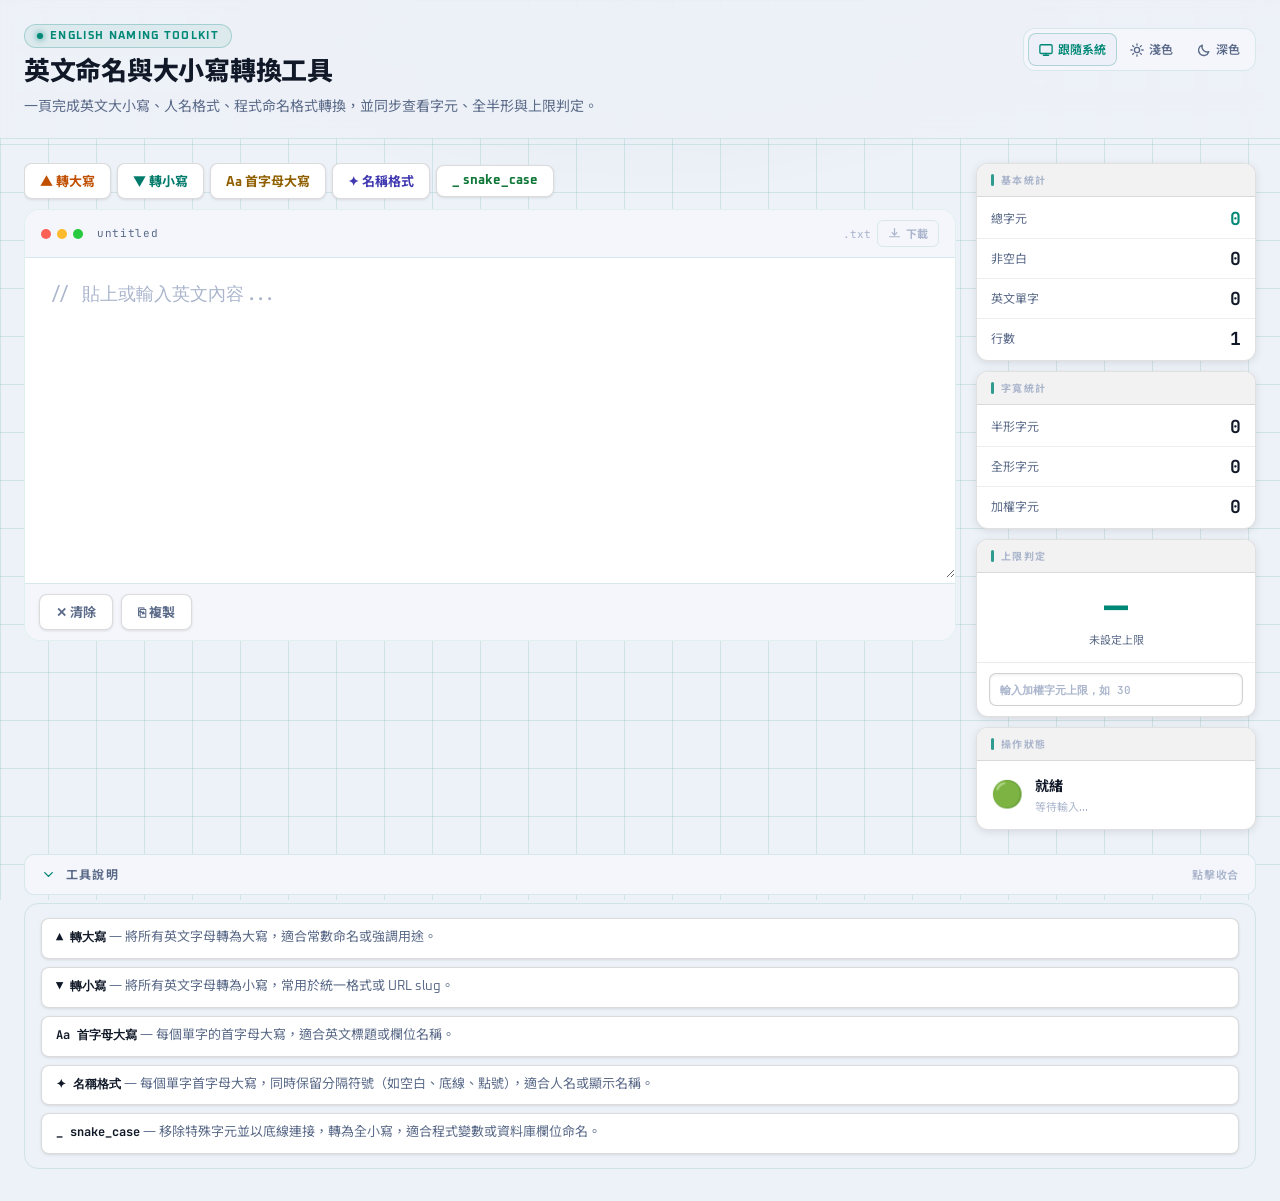
<file: index.html>
<!DOCTYPE html>
<html lang="zh-Hant">
<head>
  <meta charset="UTF-8">
  <meta name="viewport" content="width=device-width, initial-scale=1.0, viewport-fit=cover">
  <title>英文命名與大小寫轉換工具 | 大小寫、人名格式、snake_case 線上轉換</title>
  <meta name="description" content="線上英文命名與大小寫轉換工具，支援轉大寫、轉小寫、首字母大寫、名稱格式、snake_case，並提供全形半形、加權字元與上限判定。">
  <meta name="robots" content="index,follow,max-image-preview:large,max-snippet:-1,max-video-preview:-1">
  <meta name="author" content="Bruce Yang">
  <meta name="theme-color" content="#00d2aa">
  <link rel="icon" href="icons/favicon.ico" type="image/x-icon">
  <link rel="canonical" href="https://tool-a01.stack-base.com/">
  <link rel="alternate" hreflang="zh-Hant" href="https://tool-a01.stack-base.com/">
  <meta property="og:locale" content="zh_TW">
  <meta property="og:type" content="website">
  <meta property="og:title" content="英文命名與大小寫轉換工具">
  <meta property="og:description" content="支援英文大小寫轉換、人名格式、snake_case、全形半形統計與字元上限判定的線上工具。">
  <meta property="og:url" content="https://tool-a01.stack-base.com/">
  <meta property="og:site_name" content="英文命名與大小寫轉換工具">
  <meta name="twitter:card" content="summary">
  <meta name="twitter:title" content="英文命名與大小寫轉換工具">
  <meta name="twitter:description" content="支援大小寫、人名格式、snake_case 與字元統計的線上英文轉換工具。">
  <link rel="preconnect" href="https://fonts.googleapis.com">
  <link rel="preconnect" href="https://fonts.gstatic.com" crossorigin>
  <link href="https://fonts.googleapis.com/css2?family=Oxanium:wght@400;600;700;800&family=JetBrains+Mono:wght@400;600;700&family=Noto+Sans+TC:wght@400;500;700&display=swap" rel="stylesheet">
  <link rel="stylesheet" href="assets/style.css?v=20260321b">
  <script type="application/ld+json">
    {
      "@context": "https://schema.org",
      "@type": "WebApplication",
      "name": "英文命名與大小寫轉換工具",
      "url": "https://tool-a01.stack-base.com/",
      "applicationCategory": "DeveloperApplication",
      "operatingSystem": "Any",
      "inLanguage": "zh-Hant",
      "browserRequirements": "Requires JavaScript",
      "description": "提供英文大小寫轉換、人名格式、snake_case、字元統計、全形半形統計與上限判定的線上工具。",
      "offers": {
        "@type": "Offer",
        "price": "0",
        "priceCurrency": "USD"
      }
    }
  </script>
  <!-- 防閃爍：同步載入，不加 defer / async -->
  <script src="assets/theme-init.js?v=20260321b"></script>
</head>

<body>
<div class="root">

  <!-- ═══ HEADER ═══ -->
  <header class="site-header">
    <div class="header-inner">
      <div class="header-left">
        <div class="badge">English Naming Toolkit</div>
        <h1 class="page-title">英文命名與大小寫轉換工具</h1>
        <p class="page-subtitle">一頁完成英文大小寫、人名格式、程式命名格式轉換，並同步查看字元、全半形與上限判定。</p>
      </div>
      <div class="theme-switcher" role="group" aria-label="主題選擇">
        <button class="theme-btn" data-theme-val="system" title="跟隨系統" aria-pressed="false">
          <svg viewBox="0 0 16 16" fill="none" stroke="currentColor" stroke-width="1.5" stroke-linecap="round" stroke-linejoin="round">
            <rect x="1" y="2" width="14" height="10" rx="1.5"/>
            <path d="M5 14h6M8 12v2"/>
          </svg>
          <span>跟隨系統</span>
        </button>
        <button class="theme-btn" data-theme-val="light" title="淺色" aria-pressed="false">
          <svg viewBox="0 0 16 16" fill="none" stroke="currentColor" stroke-width="1.5" stroke-linecap="round">
            <circle cx="8" cy="8" r="3"/>
            <path d="M8 1v1.5M8 13.5V15M1 8h1.5M13.5 8H15M3.1 3.1l1.06 1.06M11.84 11.84l1.06 1.06M11.84 4.16l1.06-1.06M3.1 12.9l1.06-1.06"/>
          </svg>
          <span>淺色</span>
        </button>
        <button class="theme-btn" data-theme-val="dark" title="深色" aria-pressed="false">
          <svg viewBox="0 0 16 16" fill="none" stroke="currentColor" stroke-width="1.5" stroke-linecap="round" stroke-linejoin="round">
            <path d="M13.5 10A6 6 0 0 1 6 2.5a6 6 0 1 0 7.5 7.5z"/>
          </svg>
          <span>深色</span>
        </button>
      </div>
    </div>
  </header>

  <!-- ═══ WORKSPACE ═══ -->
  <div class="workspace">

    <!-- LEFT: Editor -->
    <div class="editor-col">

      <!-- 工具列（chips）獨立在 editor-wrap 外 -->
      <div class="toolbar" id="toolbar">
        <button class="chip chip-a" type="button" data-action="upper">▲ 轉大寫</button>
        <button class="chip chip-b" type="button" data-action="lower">▼ 轉小寫</button>
        <button class="chip chip-c" type="button" data-action="title">Aa 首字母大寫</button>
        <button class="chip chip-d" type="button" data-action="name">✦ 名稱格式</button>
        <button class="chip chip-e" type="button" data-action="snake">_ snake_case</button>
      </div>

      <div class="editor-wrap">

        <!-- macOS dots + 可編輯檔名 + 下載 -->
        <div class="editor-topbar">
          <span class="dot dot-r"></span>
          <span class="dot dot-y"></span>
          <span class="dot dot-g"></span>
          <input class="editor-fname" id="fileNameInput" type="text" value="untitled" spellcheck="false" aria-label="檔案名稱">
          <span class="fname-ext">.txt</span>
          <button class="download-btn" id="downloadBtn" title="下載 .txt">
            <svg viewBox="0 0 16 16" fill="none" stroke="currentColor" stroke-width="1.5" stroke-linecap="round" stroke-linejoin="round">
              <path d="M8 2v8M5 7l3 3 3-3"/>
              <path d="M2 12h12"/>
            </svg>
            <span class="download-label">下載</span>
          </button>
        </div>

        <textarea id="textInput" placeholder="// 貼上或輸入英文內容..."></textarea>

        <div class="editor-footer">
          <button class="act-btn" id="clearBtn">✕ 清除</button>
          <button class="act-btn" id="copyBtn">⎘ 複製</button>
        </div>
      </div>

    </div>

    <!-- RIGHT: Stats -->
    <aside class="stats-col" aria-live="polite">

      <div class="panel-section">
        <div class="panel-header">基本統計</div>
        <div class="stat-rows">
          <div class="srow">
            <span class="srow-name">總字元</span>
            <span class="srow-val accent" id="charCount">0</span>
          </div>
          <div class="srow">
            <span class="srow-name">非空白</span>
            <span class="srow-val" id="nonWhitespaceCount">0</span>
          </div>
          <div class="srow">
            <span class="srow-name">英文單字</span>
            <span class="srow-val" id="wordCount">0</span>
          </div>
          <div class="srow">
            <span class="srow-name">行數</span>
            <span class="srow-val" id="lineCount">1</span>
          </div>
        </div>
      </div>

      <div class="panel-section">
        <div class="panel-header">字寬統計</div>
        <div class="stat-rows">
          <div class="srow">
            <span class="srow-name">半形字元</span>
            <span class="srow-val" id="halfWidthCount">0</span>
          </div>
          <div class="srow">
            <span class="srow-name">全形字元</span>
            <span class="srow-val" id="fullWidthCount">0</span>
          </div>
          <div class="srow">
            <span class="srow-name">加權字元</span>
            <span class="srow-val" id="weightedCount">0</span>
          </div>
        </div>
      </div>

      <div class="panel-section">
        <div class="panel-header">上限判定</div>
        <div class="limit-big-wrap">
          <div class="limit-big" id="limitDisplay">—</div>
          <div class="limit-sub" id="limitStatus">未設定上限</div>
        </div>
        <div class="limit-input-row">
          <input id="limitInput" type="number" min="0" step="1" placeholder="輸入加權字元上限，如 30">
        </div>
      </div>

      <div class="panel-section">
        <div class="panel-header">操作狀態</div>
        <div class="status-body">
          <div class="status-icon" id="statusIcon">🟢</div>
          <div class="status-info">
            <div class="status-text" id="statusText">就緒</div>
            <div class="status-hint">等待輸入...</div>
          </div>
        </div>
      </div>

    </aside>
  </div>

  <!-- SEO Content（可收合，瀏覽器記憶狀態） -->
  <section class="seo-section" aria-labelledby="seo-title">
    <button class="seo-toggle" id="seoToggle" aria-expanded="true">
      <svg class="seo-chevron" viewBox="0 0 16 16" fill="none" stroke="currentColor" stroke-width="1.5" stroke-linecap="round" stroke-linejoin="round">
        <path d="M4 6l4 4 4-4"/>
      </svg>
      <span id="seo-title">工具說明</span>
      <span class="seo-toggle-hint" id="seoHint">點擊收合</span>
    </button>
    <div class="seo-body" id="seoBody">
      <div class="seo-inner">
        <ul>
          <li><strong>▲ 轉大寫</strong> — 將所有英文字母轉為大寫，適合常數命名或強調用途。</li>
          <li><strong>▼ 轉小寫</strong> — 將所有英文字母轉為小寫，常用於統一格式或 URL slug。</li>
          <li><strong>Aa 首字母大寫</strong> — 每個單字的首字母大寫，適合英文標題或欄位名稱。</li>
          <li><strong>✦ 名稱格式</strong> — 每個單字首字母大寫，同時保留分隔符號（如空白、底線、點號），適合人名或顯示名稱。</li>
          <li><strong>_ snake_case</strong> — 移除特殊字元並以底線連接，轉為全小寫，適合程式變數或資料庫欄位命名。</li>
        </ul>
      </div>
    </div>
  </section>

</div>

<script src="assets/app.js?v=20260321b" defer></script>
</body>
</html>
</file>
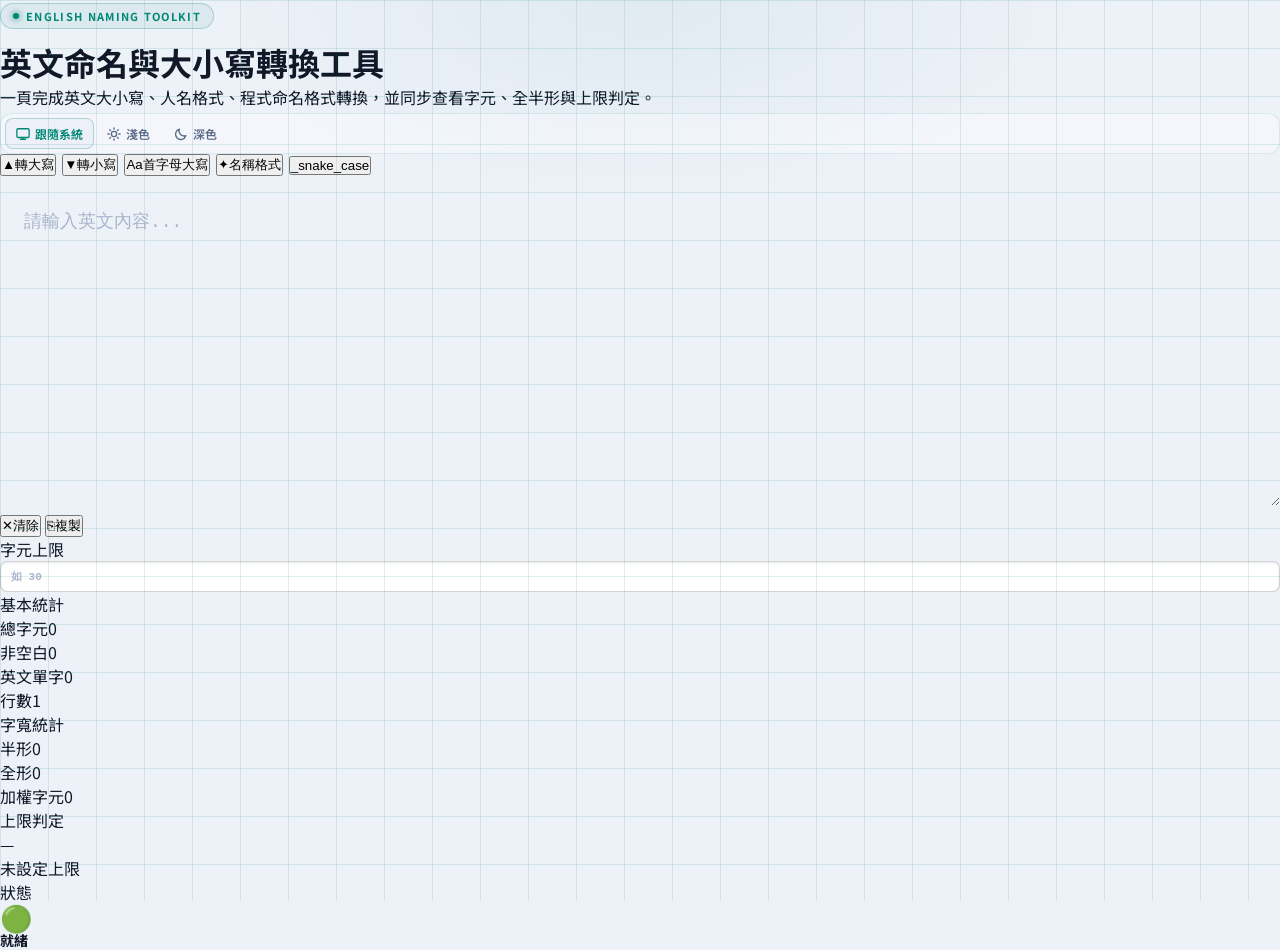
<file: english_case_converter.html>
<!DOCTYPE html>
<html lang="zh-Hant">
<head>
  <meta charset="UTF-8">
  <meta name="viewport" content="width=device-width, initial-scale=1.0">
  <title>英文命名與大小寫轉換工具</title>
  <link rel="preconnect" href="https://fonts.googleapis.com">
  <link href="https://fonts.googleapis.com/css2?family=Inter:wght@400;500;600;700;800&family=Noto+Sans+TC:wght@400;500;700;900&display=swap" rel="stylesheet">
  <link rel="stylesheet" href="style.css">
  <!-- 防閃爍：同步載入，不加 defer / async -->
  <script src="theme-init.js"></script>
</head>
<body>
  <main class="shell">

    <!-- Header -->
    <header class="header">
      <div class="header-left">
        <div class="badge">English Naming Toolkit</div>
        <h1 class="title">英文命名與大小寫轉換工具</h1>
        <p class="subtitle">一頁完成英文大小寫、人名格式、程式命名格式轉換，並同步查看字元、全半形與上限判定。</p>
      </div>

      <!-- Theme Switcher -->
      <div class="theme-switcher" role="group" aria-label="主題選擇">
        <button class="theme-btn" data-theme-val="system" title="跟隨系統" aria-pressed="false">
          <svg viewBox="0 0 16 16" fill="none" stroke="currentColor" stroke-width="1.5" stroke-linecap="round" stroke-linejoin="round">
            <rect x="1" y="2" width="14" height="10" rx="1.5"/>
            <path d="M5 14h6M8 12v2"/>
          </svg>
          <span>跟隨系統</span>
        </button>
        <button class="theme-btn" data-theme-val="light" title="淺色" aria-pressed="false">
          <svg viewBox="0 0 16 16" fill="none" stroke="currentColor" stroke-width="1.5" stroke-linecap="round">
            <circle cx="8" cy="8" r="3"/>
            <path d="M8 1v1.5M8 13.5V15M1 8h1.5M13.5 8H15M3.1 3.1l1.06 1.06M11.84 11.84l1.06 1.06M11.84 4.16l1.06-1.06M3.1 12.9l1.06-1.06"/>
          </svg>
          <span>淺色</span>
        </button>
        <button class="theme-btn" data-theme-val="dark" title="深色" aria-pressed="false">
          <svg viewBox="0 0 16 16" fill="none" stroke="currentColor" stroke-width="1.5" stroke-linecap="round" stroke-linejoin="round">
            <path d="M13.5 10A6 6 0 0 1 6 2.5a6 6 0 1 0 7.5 7.5z"/>
          </svg>
          <span>深色</span>
        </button>
      </div>
    </header>

    <!-- Editor Card -->
    <section class="editor-card">

      <!-- Toolbar -->
      <div class="toolbar">
        <button class="btn btn-upper" type="button" data-action="upper">
          <span class="btn-icon">▲</span>轉大寫
        </button>
        <button class="btn btn-lower" type="button" data-action="lower">
          <span class="btn-icon">▼</span>轉小寫
        </button>
        <button class="btn btn-title" type="button" data-action="title">
          <span class="btn-icon">Aa</span>首字母大寫
        </button>
        <button class="btn btn-name" type="button" data-action="name">
          <span class="btn-icon">✦</span>名稱格式
        </button>
        <button class="btn btn-snake" type="button" data-action="snake">
          <span class="btn-icon">_</span>snake_case
        </button>
      </div>

      <!-- Textarea -->
      <div class="textarea-wrap">
        <textarea id="textInput" placeholder="請輸入英文內容..."></textarea>
      </div>

      <!-- Footer Bar -->
      <div class="footer-bar">
        <div class="action-group">
          <button class="btn btn-ghost" type="button" id="clearBtn">
            <span class="btn-icon">✕</span>清除
          </button>
          <button class="btn btn-ghost" type="button" id="copyBtn">
            <span class="btn-icon">⎘</span>複製
          </button>
        </div>
        <div class="limit-group">
          <label class="limit-label" for="limitInput">字元上限</label>
          <input id="limitInput" class="limit-input" type="number" min="0" step="1" placeholder="如 30">
        </div>
      </div>
    </section>

    <!-- Stats Panel -->
    <section class="stats-panel" aria-live="polite">

      <div class="stat-group">
        <div class="stat-group__label">基本統計</div>
        <div class="stat-items">
          <div class="stat-row"><span class="stat-name">總字元</span><span class="stat-value" id="charCount">0</span></div>
          <div class="stat-row"><span class="stat-name">非空白</span><span class="stat-value" id="nonWhitespaceCount">0</span></div>
          <div class="stat-row"><span class="stat-name">英文單字</span><span class="stat-value" id="wordCount">0</span></div>
          <div class="stat-row"><span class="stat-name">行數</span><span class="stat-value" id="lineCount">1</span></div>
        </div>
      </div>

      <div class="stat-group">
        <div class="stat-group__label">字寬統計</div>
        <div class="stat-items">
          <div class="stat-row"><span class="stat-name">半形</span><span class="stat-value" id="halfWidthCount">0</span></div>
          <div class="stat-row"><span class="stat-name">全形</span><span class="stat-value" id="fullWidthCount">0</span></div>
          <div class="stat-row weighted-row"><span class="stat-name">加權字元</span><span class="stat-value" id="weightedCount">0</span></div>
        </div>
      </div>

      <div class="stat-group stat-group--limit">
        <div class="stat-group__label">上限判定</div>
        <div class="limit-display" id="limitDisplay">—</div>
        <div class="limit-sublabel" id="limitStatus">未設定上限</div>
      </div>

      <div class="stat-group stat-group--state">
        <div class="stat-group__label">狀態</div>
        <div class="status-icon" id="statusIcon">🟢</div>
        <div class="status-text" id="statusText">就緒</div>
      </div>

    </section>
  </main>

  <script src="app.js" defer></script>
</body>
</html>
</file>
<file: assets/style.css>
/* CSS Variables - Dark Theme */


:root {
  --bg:    #07090f;
  --surf:  #0c1018;
  --surf2: #111826;
  --surf3: #161d2c;
  --bdr:   rgba(0,210,170,0.10);
  --bdr2:  rgba(0,210,170,0.22);
  --bdr3:  rgba(0,210,170,0.40);
  --ac:    #00d2aa;
  --tx:    #dde4f0;
  --tx2:   #6a7d9a;
  --tx3:   #2d3d55;
  --red:   #ff5060;
  --glow:  rgba(0,210,170,0.18);
  --glow2: rgba(0,210,170,0.07);
}

/* CSS Variables - Light Theme */


[data-mode="light"] {
  --bg:    #edf1f8;
  --surf:  #ffffff;
  --surf2: #f4f6fc;
  --surf3: #edf0f8;
  --bdr:   rgba(0,130,115,0.12);
  --bdr2:  rgba(0,130,115,0.26);
  --bdr3:  rgba(0,130,115,0.45);
  --ac:    #008877;
  --tx:    #111928;
  --tx2:   #5a6a88;
  --tx3:   #aab5cc;
  --red:   #d63245;
  --glow:  rgba(0,130,115,0.13);
  --glow2: rgba(0,130,115,0.05);
}

/* Base */


*, *::before, *::after { box-sizing: border-box; margin: 0; padding: 0; }

html, body {
  min-height: 100vh;
  width: 100%;
  max-width: 100vw;
  overflow-x: hidden;
  font-family: "Oxanium", "Noto Sans TC", sans-serif;
  color: var(--tx);
  background: var(--bg);
  -webkit-text-size-adjust: 100%;
}

/* Grid background */
body::before {
  content: "";
  position: fixed; inset: 0; pointer-events: none; z-index: 0;
  background-image:
    linear-gradient(var(--bdr) 1px, transparent 1px),
    linear-gradient(90deg, var(--bdr) 1px, transparent 1px);
  background-size: 48px 48px;
}

/* Top glow */
body::after {
  content: "";
  position: fixed; top: -200px; left: 50%; transform: translateX(-50%);
  width: 900px; height: 400px;
  background: radial-gradient(ellipse, rgba(0,210,170,0.07) 0%, transparent 70%);
  pointer-events: none; z-index: 0;
}
[data-mode="light"] body::after {
  background: radial-gradient(ellipse, rgba(0,130,115,0.05) 0%, transparent 70%);
}

.root {
  position: relative; z-index: 1;
  min-height: 100vh;
  width: 100%;
  overflow-x: clip;
  display: flex; flex-direction: column;
}

/* Site Header */


.site-header {
  border-bottom: 1px solid var(--bdr);
  background: rgba(7,9,15,0.85);
  backdrop-filter: blur(12px);
  -webkit-backdrop-filter: blur(12px);
  flex-shrink: 0;
}
[data-mode="light"] .site-header { background: rgba(237,241,248,0.88); }

.header-inner {
  max-width: 1280px;
  margin: 0 auto;
  padding: 24px 24px 20px;
  display: flex;
  align-items: flex-start;
  justify-content: space-between;
  gap: 24px;
}

.header-left { flex: 1; min-width: 0; }

/* Badge */
.badge {
  display: inline-flex;
  align-items: center;
  gap: 7px;
  padding: 4px 12px;
  border-radius: 999px;
  background: rgba(0,210,170,0.08);
  border: 1px solid var(--bdr2);
  color: var(--ac);
  font-size: 11px;
  font-weight: 700;
  letter-spacing: 0.12em;
  text-transform: uppercase;
  margin-bottom: 10px;
}
.badge::before {
  content: "";
  display: inline-block;
  width: 6px; height: 6px;
  border-radius: 50%;
  background: var(--ac);
  box-shadow: 0 0 6px var(--ac);
}
[data-mode="light"] .badge {
  background: rgba(0,130,115,0.07);
}

.page-title {
  font-size: clamp(18px, 2.8vw, 26px);
  font-weight: 800;
  letter-spacing: -0.01em;
  line-height: 1.15;
  color: var(--tx);
  margin-bottom: 8px;
}

.page-subtitle {
  font-size: 14px;
  line-height: 1.6;
  color: var(--tx2);
}

/* Theme Switcher */
.theme-switcher {
  display: flex;
  align-items: center;
  flex-wrap: wrap;
  gap: 2px;
  padding: 4px;
  border-radius: 12px;
  background: var(--surf2);
  border: 1px solid var(--bdr);
  flex-shrink: 0;
  max-width: 100%;
  margin-top: 4px;
}

.theme-btn {
  display: inline-flex;
  align-items: center;
  justify-content: center;
  gap: 5px;
  border: 1px solid transparent;
  border-radius: 8px;
  cursor: pointer;
  font-family: inherit;
  font-size: 12px;
  font-weight: 600;
  color: var(--tx2);
  background: transparent;
  padding: 6px 10px;
  transition: color 0.15s, background 0.15s, border-color 0.15s;
  min-width: 0;
  white-space: nowrap;
}
.theme-btn svg { width: 14px; height: 14px; flex-shrink: 0; }
.theme-btn:hover { color: var(--tx); background: var(--surf3); }
.theme-btn.is-active {
  background: var(--surf3);
  border-color: var(--bdr2);
  color: var(--ac);
}

/* Main Layout */


.workspace {
  flex: 1;
  display: grid;
  grid-template-columns: 1fr 280px;
  gap: 20px;
  max-width: 1280px;
  width: 100%;
  margin: 0 auto;
  padding: 24px;
  align-items: start;
  min-width: 0;
}

/* Left: editor */
.editor-col { display: flex; flex-direction: column; min-width: 0; }

.editor-wrap {
  background: var(--surf);
  border: 1px solid var(--bdr);
  border-radius: 16px;
  overflow: hidden;
  min-width: 0;
  transition: border-color 0.2s, box-shadow 0.2s;
}
.editor-wrap:focus-within {
  border-color: var(--bdr3);
  box-shadow: 0 0 0 3px var(--glow2), 0 0 24px var(--glow);
}

/* macOS dots bar */
.editor-topbar {
  display: flex; align-items: center;
  flex-wrap: wrap;
  padding: 10px 16px;
  background: var(--surf2);
  border-bottom: 1px solid var(--bdr);
  gap: 6px;
}
.dot { width: 10px; height: 10px; border-radius: 50%; }
.dot-r { background: #ff5f57; }
.dot-y { background: #febc2e; }
.dot-g { background: #28c840; }
[data-mode="light"] .dot-r { background: #fc6156; }
[data-mode="light"] .dot-y { background: #fdba2c; }
[data-mode="light"] .dot-g { background: #27c93f; }

.editor-fname {
  margin-left: 8px;
  font-family: "JetBrains Mono", monospace;
  font-size: 11px; color: var(--tx2);
  letter-spacing: 0.06em;
  background: transparent;
  border: none; outline: none;
  flex: 1 1 96px;
  min-width: 0;
  width: 90px;
  transition: color 0.15s, border-color 0.15s;
  border-bottom: 1px solid transparent;
}
.editor-fname:focus {
  color: var(--tx);
  border-bottom-color: var(--bdr2);
}

.fname-ext {
  font-family: "JetBrains Mono", monospace;
  font-size: 11px; color: var(--tx3);
}

.download-btn {
  display: inline-flex; align-items: center; gap: 5px;
  margin-left: auto;
  padding: 4px 10px;
  border-radius: 6px;
  background: transparent;
  border: 1px solid var(--bdr);
  color: var(--tx3);
  font-size: 11px; font-weight: 700;
  cursor: pointer; font-family: inherit;
  flex-shrink: 0;
  transition: all 0.13s;
}
.download-label { display: inline; }
.download-btn svg { width: 13px; height: 13px; }
.download-btn:hover { color: var(--ac); border-color: var(--bdr2); }
.download-btn:active { opacity: 0.75; }

/* Toolbar */
.toolbar {
  display: flex; align-items: center;
  flex-wrap: wrap;
  gap: 6px;
  padding: 0 0 10px;
  overflow-x: auto;
  scrollbar-width: none;
}
.toolbar::-webkit-scrollbar { display: none; }

/* Toolbar buttons */
.chip {
  display: inline-flex; align-items: center; gap: 7px;
  padding: 7px 15px;
  border-radius: 8px;
  border: 1px solid var(--bdr2);
  background: var(--surf2);
  font-size: 13px; font-weight: 700;
  cursor: pointer; white-space: nowrap;
  font-family: inherit;
  flex-shrink: 0;
  box-shadow: 0 1px 3px rgba(0,0,0,0.25), inset 0 1px 0 rgba(255,255,255,0.05);
  transition: background 0.1s, box-shadow 0.1s, transform 0.1s;
}
.chip:hover {
  background: var(--surf3);
  box-shadow: 0 2px 6px rgba(0,0,0,0.3), inset 0 1px 0 rgba(255,255,255,0.06);
}
.chip:active {
  transform: scale(0.97);
  box-shadow: 0 1px 2px rgba(0,0,0,0.2), inset 0 1px 3px rgba(0,0,0,0.2);
}

.chip-a { color: #ff8c3c; }
.chip-b { color: #00d2aa; }
.chip-c { color: #ffc300; }
.chip-d { color: #7c6ff7; }
.chip-e { color: #48c878; }

[data-mode="light"] .chip {
  background: #ffffff;
  border-color: rgba(0,0,0,0.14);
  box-shadow: 0 1px 3px rgba(0,0,0,0.10), inset 0 1px 0 rgba(255,255,255,0.8);
}
[data-mode="light"] .chip:hover {
  background: #f2f2f2;
  box-shadow: 0 2px 5px rgba(0,0,0,0.12), inset 0 1px 0 rgba(255,255,255,0.8);
}
[data-mode="light"] .chip-a { color: #c05000; }
[data-mode="light"] .chip-b { color: #007a6a; }
[data-mode="light"] .chip-c { color: #906000; }
[data-mode="light"] .chip-d { color: #4038b0; }
[data-mode="light"] .chip-e { color: #107838; }

#textInput {
  width: 100%;
  min-height: 320px;
  resize: vertical;
  background: transparent;
  border: none; outline: none;
  color: var(--tx);
  font-family: "JetBrains Mono", monospace;
  font-size: 18px; line-height: 1.8;
  padding: 20px 24px;
  caret-color: var(--ac);
}
#textInput::placeholder { color: var(--tx3); }
#textInput::-webkit-scrollbar { width: 5px; }
#textInput::-webkit-scrollbar-thumb { background: var(--bdr2); border-radius: 3px; }

/* Editor footer */
.editor-footer {
  display: flex; align-items: center;
  flex-wrap: wrap;
  gap: 8px;
  padding: 10px 14px;
  border-top: 1px solid var(--bdr);
  background: var(--surf2);
}

.act-btn {
  display: inline-flex; align-items: center; gap: 6px;
  justify-content: center;
  padding: 7px 16px;
  border-radius: 8px;
  background: var(--surf2);
  border: 1px solid var(--bdr2);
  color: var(--tx2);
  font-size: 13px; font-weight: 700;
  cursor: pointer; font-family: inherit;
  white-space: nowrap;
  box-shadow: 0 1px 3px rgba(0,0,0,0.25), inset 0 1px 0 rgba(255,255,255,0.05);
  transition: background 0.1s, color 0.1s, box-shadow 0.1s, transform 0.1s;
}
[data-mode="light"] .act-btn {
  background: #ffffff;
  border-color: rgba(0,0,0,0.14);
  box-shadow: 0 1px 3px rgba(0,0,0,0.10), inset 0 1px 0 rgba(255,255,255,0.8);
}
.act-btn:hover { background: var(--surf3); color: var(--tx); }
[data-mode="light"] .act-btn:hover { background: #f2f2f2; }
.act-btn:active { transform: scale(0.97); box-shadow: 0 1px 2px rgba(0,0,0,0.2), inset 0 1px 3px rgba(0,0,0,0.15); }

/* Right: stats panel */
.stats-col {
  display: flex; flex-direction: column; gap: 10px;
  position: sticky; top: 24px;
  min-width: 0;
}

/* Stats cards */
.panel-section {
  background: var(--surf2);
  border: 1px solid var(--bdr2);
  border-radius: 12px;
  overflow: hidden;
  box-shadow: 0 2px 8px rgba(0,0,0,0.28), inset 0 1px 0 rgba(255,255,255,0.05);
}
[data-mode="light"] .panel-section {
  background: #ffffff;
  border-color: rgba(0,0,0,0.12);
  box-shadow: 0 2px 8px rgba(0,0,0,0.10), inset 0 1px 0 rgba(255,255,255,0.9);
}

/* Stats card header */
.panel-header {
  padding: 8px 14px;
  background: var(--surf3);
  border-bottom: 1px solid var(--bdr);
  font-size: 10px; font-weight: 700;
  letter-spacing: 0.13em; text-transform: uppercase;
  color: var(--tx3);
  display: flex; align-items: center; gap: 7px;
}
[data-mode="light"] .panel-header {
  background: #f2f2f2;
  border-bottom-color: rgba(0,0,0,0.10);
}
.panel-header::before {
  content: "";
  display: inline-block; width: 3px; height: 12px;
  background: var(--ac); border-radius: 2px;
  opacity: 0.8;
}

/* Stat rows */
.stat-rows { padding: 2px 0; }
.srow {
  display: flex; align-items: center;
  justify-content: space-between;
  padding: 8px 14px;
  border-bottom: 1px solid var(--bdr);
  gap: 8px;
}
[data-mode="light"] .srow { border-bottom-color: rgba(0,0,0,0.07); }
.srow:last-child { border-bottom: none; }
.srow-name { font-size: 12px; color: var(--tx2); }
.srow-val {
  font-family: "JetBrains Mono", monospace;
  font-size: 18px; font-weight: 700;
  color: var(--tx);
  font-variant-numeric: tabular-nums;
  transition: color 0.2s;
}
.srow-val.accent { color: var(--ac); }
.srow-val.over   { color: var(--red) !important; }

/* Limit big display */
.limit-big-wrap {
  padding: 14px 16px;
  display: flex; flex-direction: column;
  align-items: center; gap: 4px;
}
.limit-big {
  font-family: "JetBrains Mono", monospace;
  font-size: 40px; font-weight: 700;
  line-height: 1; color: var(--ac);
  font-variant-numeric: tabular-nums;
  transition: color 0.2s;
}
.limit-big.over { color: var(--red); }
.limit-sub { font-size: 11px; color: var(--tx2); text-align: center; }

/* Limit input */
.limit-input-row {
  padding: 10px 12px;
  border-top: 1px solid var(--bdr);
}
[data-mode="light"] .limit-input-row { border-top-color: rgba(0,0,0,0.08); }
#limitInput {
  width: 100%;
  background: var(--surf);
  border: 1px solid var(--bdr2);
  border-radius: 7px;
  color: var(--tx);
  font-family: "JetBrains Mono", monospace;
  font-size: 13px; font-weight: 600;
  padding: 7px 10px;
  outline: none;
  box-shadow: inset 0 1px 3px rgba(0,0,0,0.2);
  transition: border-color 0.2s, box-shadow 0.2s;
}
[data-mode="light"] #limitInput {
  background: #fff;
  border-color: rgba(0,0,0,0.18);
  box-shadow: inset 0 1px 3px rgba(0,0,0,0.08);
}
#limitInput:focus {
  border-color: var(--bdr3);
  box-shadow: inset 0 1px 3px rgba(0,0,0,0.2), 0 0 0 3px var(--glow2);
}
#limitInput::placeholder { color: var(--tx3); font-size: 11px; }

/* Status */
.status-body {
  padding: 14px;
  display: flex; align-items: center; gap: 12px;
}
.status-icon { font-size: 26px; line-height: 1; flex-shrink: 0; }
.status-info { flex: 1; min-width: 0; }
.status-text { font-size: 14px; font-weight: 700; color: var(--tx); }
.status-hint { font-size: 11px; color: var(--tx3); margin-top: 2px; }

/* Number flash */
@keyframes numflash {
  0%   { opacity: 0.3; transform: scale(0.88); }
  100% { opacity: 1;   transform: scale(1); }
}
.flash { animation: numflash 0.16s ease-out both; }

/* SEO Section */


.seo-section {
  max-width: 1280px;
  width: 100%;
  margin: 0 auto;
  padding: 0 24px 32px;
  min-width: 0;
}
.seo-toggle {
  display: flex; align-items: center; gap: 10px;
  width: 100%;
  background: var(--surf2);
  border: 1px solid var(--bdr);
  border-radius: 10px;
  color: var(--tx2);
  font-size: 12px; font-weight: 700;
  letter-spacing: 0.1em; text-transform: uppercase;
  font-family: inherit;
  cursor: pointer;
  padding: 10px 16px;
  margin-bottom: 8px;
  transition: background 0.15s, color 0.15s, border-color 0.15s;
}
.seo-toggle:hover {
  background: var(--surf3);
  color: var(--tx);
  border-color: var(--bdr2);
}
.seo-toggle-hint {
  margin-left: auto;
  font-size: 11px; font-weight: 600;
  color: var(--tx3);
  letter-spacing: 0.06em;
  text-transform: none;
  transition: color 0.15s;
}
.seo-toggle:hover .seo-toggle-hint { color: var(--tx2); }

.seo-chevron {
  width: 15px; height: 15px;
  flex-shrink: 0;
  transition: transform 0.25s ease;
  color: var(--ac);
}
.seo-section.collapsed .seo-chevron { transform: rotate(-90deg); }

/* Collapse animation */
.seo-body {
  display: grid;
  grid-template-rows: 1fr;
  transition: grid-template-rows 0.3s ease, opacity 0.3s ease;
  opacity: 1;
}
.seo-body > .seo-inner { overflow: hidden; }
.seo-section.collapsed .seo-body {
  grid-template-rows: 0fr;
  opacity: 0;
}

.seo-inner {
  border: 1px solid var(--bdr);
  border-radius: 14px;
  padding: 14px 16px;
  min-height: 0;
}
.seo-inner ul {
  padding-left: 0;
  list-style: none;
  display: grid; gap: 8px;
}
.seo-inner li {
  font-size: 13px; line-height: 1.6;
  color: var(--tx2);
  padding: 9px 14px;
  background: var(--surf2);
  border: 1px solid var(--bdr2);
  border-radius: 8px;
  box-shadow: 0 1px 3px rgba(0,0,0,0.25), inset 0 1px 0 rgba(255,255,255,0.05);
}
[data-mode="light"] .seo-inner li {
  background: #ffffff;
  border-color: rgba(0,0,0,0.14);
  box-shadow: 0 1px 3px rgba(0,0,0,0.10), inset 0 1px 0 rgba(255,255,255,0.8);
}
.seo-inner li strong {
  color: var(--tx);
  font-family: "JetBrains Mono", monospace;
  font-size: 12px;
}
.seo-inner code {
  font-family: "JetBrains Mono", monospace;
  font-size: 0.93em;
  background: var(--surf2);
  border: 1px solid var(--bdr);
  border-radius: 6px;
  padding: 2px 6px;
  color: var(--ac);
}

/* Responsive */


@media (max-width: 860px) {
  .workspace { grid-template-columns: 1fr; }
  .stats-col { position: static; display: grid; grid-template-columns: 1fr 1fr; }
}
@media (max-width: 600px) {
  .site-header { position: static; }
  .theme-btn { padding: 8px 6px; }
  .chip { font-size: 12px; }
  .editor-topbar { align-items: center; gap: 8px; }
  .editor-footer > * { flex: 1 1 0; }
  .seo-toggle { align-items: flex-start; }
  .header-inner {
    flex-direction: column;
    gap: 16px;
    padding: 18px 14px 16px;
  }
  .workspace { padding: 14px; }
  .seo-section { padding: 0 14px 24px; }
  .stats-col { grid-template-columns: 1fr; }
  .badge {
    max-width: 100%;
    white-space: normal;
    word-break: break-word;
  }
  .page-title {
    font-size: 20px;
  }
  .page-subtitle {
    font-size: 13px;
  }
  .theme-switcher {
    width: 100%;
    justify-content: space-between;
    flex-wrap: wrap;
  }
  .theme-btn {
    flex: 1 1 0;
    min-width: 0;
  }
  .theme-btn span { display: none; }
  .toolbar {
    display: grid;
    grid-template-columns: repeat(2, minmax(0, 1fr));
    gap: 8px;
    padding: 0 0 12px;
    overflow-x: visible;
  }
  .chip {
    width: 100%;
    min-width: 0;
    justify-content: center;
    padding: 10px 12px;
    white-space: normal;
    text-align: center;
  }
  .editor-topbar {
    flex-wrap: wrap;
    row-gap: 10px;
    padding: 10px 12px;
  }
  .editor-fname {
    flex: 1 1 120px;
    width: auto;
    min-width: 0;
    font-size: 16px;
  }
  .fname-ext {
    font-size: 16px;
  }
  .download-btn {
    margin-left: 0;
    width: 100%;
    justify-content: center;
  }
  .editor-footer {
    flex-wrap: wrap;
  }
  .act-btn {
    flex: 1 1 calc(50% - 4px);
    justify-content: center;
  }
  #textInput {
    min-height: 280px;
    line-height: 1.7;
    font-size: 16px;
    padding: 18px;
  }
  .srow {
    min-width: 0;
  }
  .srow-name,
  .srow-val,
  .status-text,
  .status-hint,
  .limit-sub {
    overflow-wrap: anywhere;
  }
  .limit-big {
    font-size: 32px;
  }
  #limitInput {
    font-size: 16px;
  }
  .seo-toggle {
    flex-wrap: wrap;
    row-gap: 6px;
    padding: 10px 14px;
  }
  .seo-toggle-hint {
    width: 100%;
    margin-left: 0;
  }
}

@media (max-width: 480px) {
  .header-inner {
    padding: 20px 14px 16px;
  }
  .badge {
    font-size: 10px;
    letter-spacing: 0.08em;
  }
  .page-title {
    font-size: 22px;
  }
  .page-subtitle {
    font-size: 13px;
  }
  .editor-topbar {
    padding: 10px 12px;
  }
  .editor-fname {
    order: 2;
    flex-basis: calc(100% - 72px);
    margin-left: 0;
  }
  .fname-ext {
    order: 3;
  }
  .download-btn {
    order: 4;
    width: 100%;
    margin-left: 0;
    justify-content: center;
    padding: 8px 10px;
  }
  .toolbar {
    gap: 8px;
  }
  .chip {
    font-size: 11px;
  }
  .srow-val {
    font-size: 16px;
  }
  .limit-big {
    font-size: 34px;
  }
  .download-label {
    display: inline;
  }
}
</file>
<file: style.css>
/* ════════════════════════════════════════
   CSS 變數 — 深色（預設）
   ════════════════════════════════════════ */
:root {
  --bg:    #07090f;
  --surf:  #0c1018;
  --surf2: #111826;
  --surf3: #161d2c;
  --bdr:   rgba(0,210,170,0.10);
  --bdr2:  rgba(0,210,170,0.22);
  --bdr3:  rgba(0,210,170,0.40);
  --ac:    #00d2aa;
  --tx:    #dde4f0;
  --tx2:   #6a7d9a;
  --tx3:   #2d3d55;
  --red:   #ff5060;
  --glow:  rgba(0,210,170,0.18);
  --glow2: rgba(0,210,170,0.07);
}

/* ════════════════════════════════════════
   CSS 變數 — 淺色
   ════════════════════════════════════════ */
[data-mode="light"] {
  --bg:    #edf1f8;
  --surf:  #ffffff;
  --surf2: #f4f6fc;
  --surf3: #edf0f8;
  --bdr:   rgba(0,130,115,0.12);
  --bdr2:  rgba(0,130,115,0.26);
  --bdr3:  rgba(0,130,115,0.45);
  --ac:    #008877;
  --tx:    #111928;
  --tx2:   #5a6a88;
  --tx3:   #aab5cc;
  --red:   #d63245;
  --glow:  rgba(0,130,115,0.13);
  --glow2: rgba(0,130,115,0.05);
}

/* ════════════════════════════════════════
   Base
   ════════════════════════════════════════ */
*, *::before, *::after { box-sizing: border-box; margin: 0; padding: 0; }

html, body {
  min-height: 100vh;
  font-family: "Oxanium", "Noto Sans TC", sans-serif;
  color: var(--tx);
  background: var(--bg);
}

/* 網格背景 */
body::before {
  content: "";
  position: fixed; inset: 0; pointer-events: none; z-index: 0;
  background-image:
    linear-gradient(var(--bdr) 1px, transparent 1px),
    linear-gradient(90deg, var(--bdr) 1px, transparent 1px);
  background-size: 48px 48px;
}

/* 頂部光暈 */
body::after {
  content: "";
  position: fixed; top: -200px; left: 50%; transform: translateX(-50%);
  width: 900px; height: 400px;
  background: radial-gradient(ellipse, rgba(0,210,170,0.07) 0%, transparent 70%);
  pointer-events: none; z-index: 0;
}
[data-mode="light"] body::after {
  background: radial-gradient(ellipse, rgba(0,130,115,0.05) 0%, transparent 70%);
}

.root {
  position: relative; z-index: 1;
  min-height: 100vh;
  display: flex; flex-direction: column;
}

/* ════════════════════════════════════════
   SITE HEADER
   ════════════════════════════════════════ */
.site-header {
  border-bottom: 1px solid var(--bdr);
  background: rgba(7,9,15,0.85);
  backdrop-filter: blur(12px);
  -webkit-backdrop-filter: blur(12px);
  flex-shrink: 0;
}
[data-mode="light"] .site-header { background: rgba(237,241,248,0.88); }

.header-inner {
  max-width: 1280px;
  margin: 0 auto;
  padding: 24px 24px 20px;
  display: flex;
  align-items: flex-start;
  justify-content: space-between;
  gap: 24px;
}

.header-left { flex: 1; min-width: 0; }

/* Badge */
.badge {
  display: inline-flex;
  align-items: center;
  gap: 7px;
  padding: 4px 12px;
  border-radius: 999px;
  background: rgba(0,210,170,0.08);
  border: 1px solid var(--bdr2);
  color: var(--ac);
  font-size: 11px;
  font-weight: 700;
  letter-spacing: 0.12em;
  text-transform: uppercase;
  margin-bottom: 10px;
}
.badge::before {
  content: "";
  display: inline-block;
  width: 6px; height: 6px;
  border-radius: 50%;
  background: var(--ac);
  box-shadow: 0 0 6px var(--ac);
}
[data-mode="light"] .badge {
  background: rgba(0,130,115,0.07);
}

.page-title {
  font-size: clamp(18px, 2.8vw, 26px);
  font-weight: 800;
  letter-spacing: -0.01em;
  line-height: 1.15;
  color: var(--tx);
  margin-bottom: 8px;
}

.page-subtitle {
  font-size: 14px;
  line-height: 1.6;
  color: var(--tx2);
}

/* Theme Switcher */
.theme-switcher {
  display: flex;
  align-items: center;
  gap: 2px;
  padding: 4px;
  border-radius: 12px;
  background: var(--surf2);
  border: 1px solid var(--bdr);
  flex-shrink: 0;
  margin-top: 4px;
}

.theme-btn {
  display: inline-flex;
  align-items: center;
  justify-content: center;
  gap: 5px;
  border: 1px solid transparent;
  border-radius: 8px;
  cursor: pointer;
  font-family: inherit;
  font-size: 12px;
  font-weight: 600;
  color: var(--tx2);
  background: transparent;
  padding: 6px 10px;
  transition: all 0.15s;
  white-space: nowrap;
}
.theme-btn svg { width: 14px; height: 14px; flex-shrink: 0; }
.theme-btn:hover { color: var(--tx); background: var(--surf3); }
.theme-btn.is-active {
  background: var(--surf3);
  border-color: var(--bdr2);
  color: var(--ac);
}

/* ════════════════════════════════════════
   MAIN LAYOUT
   ════════════════════════════════════════ */
.workspace {
  flex: 1;
  display: grid;
  grid-template-columns: 1fr 280px;
  gap: 20px;
  max-width: 1280px;
  width: 100%;
  margin: 0 auto;
  padding: 24px;
  align-items: start;
}

/* ── LEFT: editor ── */
.editor-col { display: flex; flex-direction: column; gap: 0; }

.editor-wrap {
  background: var(--surf);
  border: 1px solid var(--bdr);
  border-radius: 16px;
  overflow: hidden;
  transition: border-color 0.2s, box-shadow 0.2s;
}
.editor-wrap:focus-within {
  border-color: var(--bdr3);
  box-shadow: 0 0 0 3px var(--glow2), 0 0 24px var(--glow);
}

/* macOS dots bar */
.editor-topbar {
  display: flex; align-items: center;
  padding: 10px 16px;
  background: var(--surf2);
  border-bottom: 1px solid var(--bdr);
  gap: 6px;
}
.dot { width: 10px; height: 10px; border-radius: 50%; }
.dot-r { background: #ff5f57; }
.dot-y { background: #febc2e; }
.dot-g { background: #28c840; }
[data-mode="light"] .dot-r { background: #fc6156; }
[data-mode="light"] .dot-y { background: #fdba2c; }
[data-mode="light"] .dot-g { background: #27c93f; }

.editor-fname {
  margin-left: 8px;
  font-family: "JetBrains Mono", monospace;
  font-size: 11px; color: var(--tx2);
  letter-spacing: 0.06em;
  background: transparent;
  border: none; outline: none;
  width: 90px;
  transition: color 0.15s, border-color 0.15s;
  border-bottom: 1px solid transparent;
}
.editor-fname:focus {
  color: var(--tx);
  border-bottom-color: var(--bdr2);
}

.fname-ext {
  font-family: "JetBrains Mono", monospace;
  font-size: 11px; color: var(--tx3);
}

.download-btn {
  display: inline-flex; align-items: center; gap: 5px;
  margin-left: auto;
  padding: 4px 10px;
  border-radius: 6px;
  background: transparent;
  border: 1px solid var(--bdr);
  color: var(--tx3);
  font-size: 11px; font-weight: 700;
  cursor: pointer; font-family: inherit;
  transition: all 0.13s;
}
.download-btn svg { width: 13px; height: 13px; }
.download-btn:hover { color: var(--ac); border-color: var(--bdr2); }
.download-btn:active { opacity: 0.75; }

/* Toolbar（獨立於 editor-wrap 外） */
.toolbar {
  display: flex; align-items: center;
  gap: 6px;
  padding: 0 0 10px;
  overflow-x: auto;
  scrollbar-width: none;
}
.toolbar::-webkit-scrollbar { display: none; }

/* macOS 風格按鈕 — 實心背景，不透出格線 */
.chip {
  display: inline-flex; align-items: center; gap: 7px;
  padding: 7px 15px;
  border-radius: 8px;
  border: 1px solid var(--bdr2);
  background: var(--surf2);
  font-size: 13px; font-weight: 700;
  cursor: pointer; white-space: nowrap;
  font-family: inherit;
  flex-shrink: 0;
  box-shadow: 0 1px 3px rgba(0,0,0,0.25), inset 0 1px 0 rgba(255,255,255,0.05);
  transition: background 0.1s, box-shadow 0.1s, transform 0.1s;
}
.chip:hover {
  background: var(--surf3);
  box-shadow: 0 2px 6px rgba(0,0,0,0.3), inset 0 1px 0 rgba(255,255,255,0.06);
}
.chip:active {
  transform: scale(0.97);
  box-shadow: 0 1px 2px rgba(0,0,0,0.2), inset 0 1px 3px rgba(0,0,0,0.2);
}

.chip-a { color: #ff8c3c; }
.chip-b { color: #00d2aa; }
.chip-c { color: #ffc300; }
.chip-d { color: #7c6ff7; }
.chip-e { color: #48c878; }

[data-mode="light"] .chip {
  background: #ffffff;
  border-color: rgba(0,0,0,0.14);
  box-shadow: 0 1px 3px rgba(0,0,0,0.10), inset 0 1px 0 rgba(255,255,255,0.8);
}
[data-mode="light"] .chip:hover {
  background: #f2f2f2;
  box-shadow: 0 2px 5px rgba(0,0,0,0.12), inset 0 1px 0 rgba(255,255,255,0.8);
}
[data-mode="light"] .chip-a { color: #c05000; }
[data-mode="light"] .chip-b { color: #007a6a; }
[data-mode="light"] .chip-c { color: #906000; }
[data-mode="light"] .chip-d { color: #4038b0; }
[data-mode="light"] .chip-e { color: #107838; }

#textInput {
  width: 100%;
  min-height: 320px;
  resize: vertical;
  background: transparent;
  border: none; outline: none;
  color: var(--tx);
  font-family: "JetBrains Mono", monospace;
  font-size: 18px; line-height: 1.8;
  padding: 20px 24px;
  caret-color: var(--ac);
}
#textInput::placeholder { color: var(--tx3); }
#textInput::-webkit-scrollbar { width: 5px; }
#textInput::-webkit-scrollbar-thumb { background: var(--bdr2); border-radius: 3px; }

/* Editor footer (clear / copy) */
.editor-footer {
  display: flex; align-items: center;
  gap: 8px;
  padding: 10px 14px;
  border-top: 1px solid var(--bdr);
  background: var(--surf2);
}

.act-btn {
  display: inline-flex; align-items: center; gap: 6px;
  padding: 7px 16px;
  border-radius: 8px;
  background: var(--surf2);
  border: 1px solid var(--bdr2);
  color: var(--tx2);
  font-size: 13px; font-weight: 700;
  cursor: pointer; font-family: inherit;
  white-space: nowrap;
  box-shadow: 0 1px 3px rgba(0,0,0,0.25), inset 0 1px 0 rgba(255,255,255,0.05);
  transition: background 0.1s, color 0.1s, box-shadow 0.1s, transform 0.1s;
}
[data-mode="light"] .act-btn {
  background: #ffffff;
  border-color: rgba(0,0,0,0.14);
  box-shadow: 0 1px 3px rgba(0,0,0,0.10), inset 0 1px 0 rgba(255,255,255,0.8);
}
.act-btn:hover { background: var(--surf3); color: var(--tx); }
[data-mode="light"] .act-btn:hover { background: #f2f2f2; }
.act-btn:active { transform: scale(0.97); box-shadow: 0 1px 2px rgba(0,0,0,0.2), inset 0 1px 3px rgba(0,0,0,0.15); }

/* ── RIGHT: stats panel ── */
.stats-col {
  display: flex; flex-direction: column; gap: 10px;
  position: sticky; top: 24px;
}

/* macOS 視窗卡片 */
.panel-section {
  background: var(--surf2);
  border: 1px solid var(--bdr2);
  border-radius: 12px;
  overflow: hidden;
  box-shadow: 0 2px 8px rgba(0,0,0,0.28), inset 0 1px 0 rgba(255,255,255,0.05);
}
[data-mode="light"] .panel-section {
  background: #ffffff;
  border-color: rgba(0,0,0,0.12);
  box-shadow: 0 2px 8px rgba(0,0,0,0.10), inset 0 1px 0 rgba(255,255,255,0.9);
}

/* macOS 視窗標題列 */
.panel-header {
  padding: 8px 14px;
  background: var(--surf3);
  border-bottom: 1px solid var(--bdr);
  font-size: 10px; font-weight: 700;
  letter-spacing: 0.13em; text-transform: uppercase;
  color: var(--tx3);
  display: flex; align-items: center; gap: 7px;
}
[data-mode="light"] .panel-header {
  background: #f2f2f2;
  border-bottom-color: rgba(0,0,0,0.10);
}
.panel-header::before {
  content: "";
  display: inline-block; width: 3px; height: 12px;
  background: var(--ac); border-radius: 2px;
  opacity: 0.8;
}

/* stat rows */
.stat-rows { padding: 2px 0; }
.srow {
  display: flex; align-items: center;
  justify-content: space-between;
  padding: 8px 14px;
  border-bottom: 1px solid var(--bdr);
  gap: 8px;
}
[data-mode="light"] .srow { border-bottom-color: rgba(0,0,0,0.07); }
.srow:last-child { border-bottom: none; }
.srow-name { font-size: 12px; color: var(--tx2); }
.srow-val {
  font-family: "JetBrains Mono", monospace;
  font-size: 18px; font-weight: 700;
  color: var(--tx);
  font-variant-numeric: tabular-nums;
  transition: color 0.2s;
}
.srow-val.accent { color: var(--ac); }
.srow-val.over   { color: var(--red) !important; }

/* limit big display */
.limit-big-wrap {
  padding: 14px 16px;
  display: flex; flex-direction: column;
  align-items: center; gap: 4px;
}
.limit-big {
  font-family: "JetBrains Mono", monospace;
  font-size: 40px; font-weight: 700;
  line-height: 1; color: var(--ac);
  font-variant-numeric: tabular-nums;
  transition: color 0.2s;
}
.limit-big.over { color: var(--red); }
.limit-sub { font-size: 11px; color: var(--tx2); text-align: center; }

/* limit input — macOS text field */
.limit-input-row {
  padding: 10px 12px;
  border-top: 1px solid var(--bdr);
}
[data-mode="light"] .limit-input-row { border-top-color: rgba(0,0,0,0.08); }
#limitInput {
  width: 100%;
  background: var(--surf);
  border: 1px solid var(--bdr2);
  border-radius: 7px;
  color: var(--tx);
  font-family: "JetBrains Mono", monospace;
  font-size: 13px; font-weight: 600;
  padding: 7px 10px;
  outline: none;
  box-shadow: inset 0 1px 3px rgba(0,0,0,0.2);
  transition: border-color 0.2s, box-shadow 0.2s;
}
[data-mode="light"] #limitInput {
  background: #fff;
  border-color: rgba(0,0,0,0.18);
  box-shadow: inset 0 1px 3px rgba(0,0,0,0.08);
}
#limitInput:focus {
  border-color: var(--bdr3);
  box-shadow: inset 0 1px 3px rgba(0,0,0,0.2), 0 0 0 3px var(--glow2);
}
#limitInput::placeholder { color: var(--tx3); font-size: 11px; }

/* status */
.status-body {
  padding: 14px;
  display: flex; align-items: center; gap: 12px;
}
.status-icon { font-size: 26px; line-height: 1; flex-shrink: 0; }
.status-info { flex: 1; min-width: 0; }
.status-text { font-size: 14px; font-weight: 700; color: var(--tx); }
.status-hint { font-size: 11px; color: var(--tx3); margin-top: 2px; }

/* ── number flash ── */
@keyframes numflash {
  0%   { opacity: 0.3; transform: scale(0.88); }
  100% { opacity: 1;   transform: scale(1); }
}
.flash { animation: numflash 0.16s ease-out both; }

/* ════════════════════════════════════════
   SEO SECTION
   ════════════════════════════════════════ */
.seo-section {
  max-width: 1280px;
  width: 100%;
  margin: 0 auto;
  padding: 0 24px 32px;
}
.seo-toggle {
  display: flex; align-items: center; gap: 10px;
  width: 100%;
  background: var(--surf2);
  border: 1px solid var(--bdr);
  border-radius: 10px;
  color: var(--tx2);
  font-size: 12px; font-weight: 700;
  letter-spacing: 0.1em; text-transform: uppercase;
  font-family: inherit;
  cursor: pointer;
  padding: 10px 16px;
  margin-bottom: 8px;
  transition: background 0.15s, color 0.15s, border-color 0.15s;
}
.seo-toggle:hover {
  background: var(--surf3);
  color: var(--tx);
  border-color: var(--bdr2);
}
.seo-toggle-hint {
  margin-left: auto;
  font-size: 11px; font-weight: 600;
  color: var(--tx3);
  letter-spacing: 0.06em;
  text-transform: none;
  transition: color 0.15s;
}
.seo-toggle:hover .seo-toggle-hint { color: var(--tx2); }

.seo-chevron {
  width: 15px; height: 15px;
  flex-shrink: 0;
  transition: transform 0.25s ease;
  color: var(--ac);
}
.seo-section.collapsed .seo-chevron { transform: rotate(-90deg); }

/* 收合動畫 */
.seo-body {
  display: grid;
  grid-template-rows: 1fr;
  transition: grid-template-rows 0.3s ease, opacity 0.3s ease;
  opacity: 1;
}
.seo-body > .seo-inner { overflow: hidden; }
.seo-section.collapsed .seo-body {
  grid-template-rows: 0fr;
  opacity: 0;
}

.seo-inner {
  background: transparent;
  border: 1px solid var(--bdr);
  border-radius: 14px;
  padding: 14px 16px;
  min-height: 0;
}
.seo-inner ul {
  padding-left: 0;
  list-style: none;
  display: grid; gap: 8px;
}
.seo-inner li {
  font-size: 13px; line-height: 1.6;
  color: var(--tx2);
  padding: 9px 14px;
  background: var(--surf2);
  border: 1px solid var(--bdr2);
  border-radius: 8px;
  box-shadow: 0 1px 3px rgba(0,0,0,0.25), inset 0 1px 0 rgba(255,255,255,0.05);
}
[data-mode="light"] .seo-inner li {
  background: #ffffff;
  border-color: rgba(0,0,0,0.14);
  box-shadow: 0 1px 3px rgba(0,0,0,0.10), inset 0 1px 0 rgba(255,255,255,0.8);
}
.seo-inner li strong {
  color: var(--tx);
  font-family: "JetBrains Mono", monospace;
  font-size: 12px;
}
.seo-inner code {
  font-family: "JetBrains Mono", monospace;
  font-size: 0.93em;
  background: var(--surf2);
  border: 1px solid var(--bdr);
  border-radius: 6px;
  padding: 2px 6px;
  color: var(--ac);
}

/* ════════════════════════════════════════
   Responsive
   ════════════════════════════════════════ */
@media (max-width: 860px) {
  .workspace { grid-template-columns: 1fr; }
  .stats-col { position: static; display: grid; grid-template-columns: 1fr 1fr; }
}
@media (max-width: 600px) {
  .header-inner { flex-direction: column; gap: 16px; }
  .workspace { padding: 14px; }
  .seo-section { padding: 0 14px 24px; }
  .stats-col { grid-template-columns: 1fr; }
  .theme-btn span { display: none; }
}
</file>
